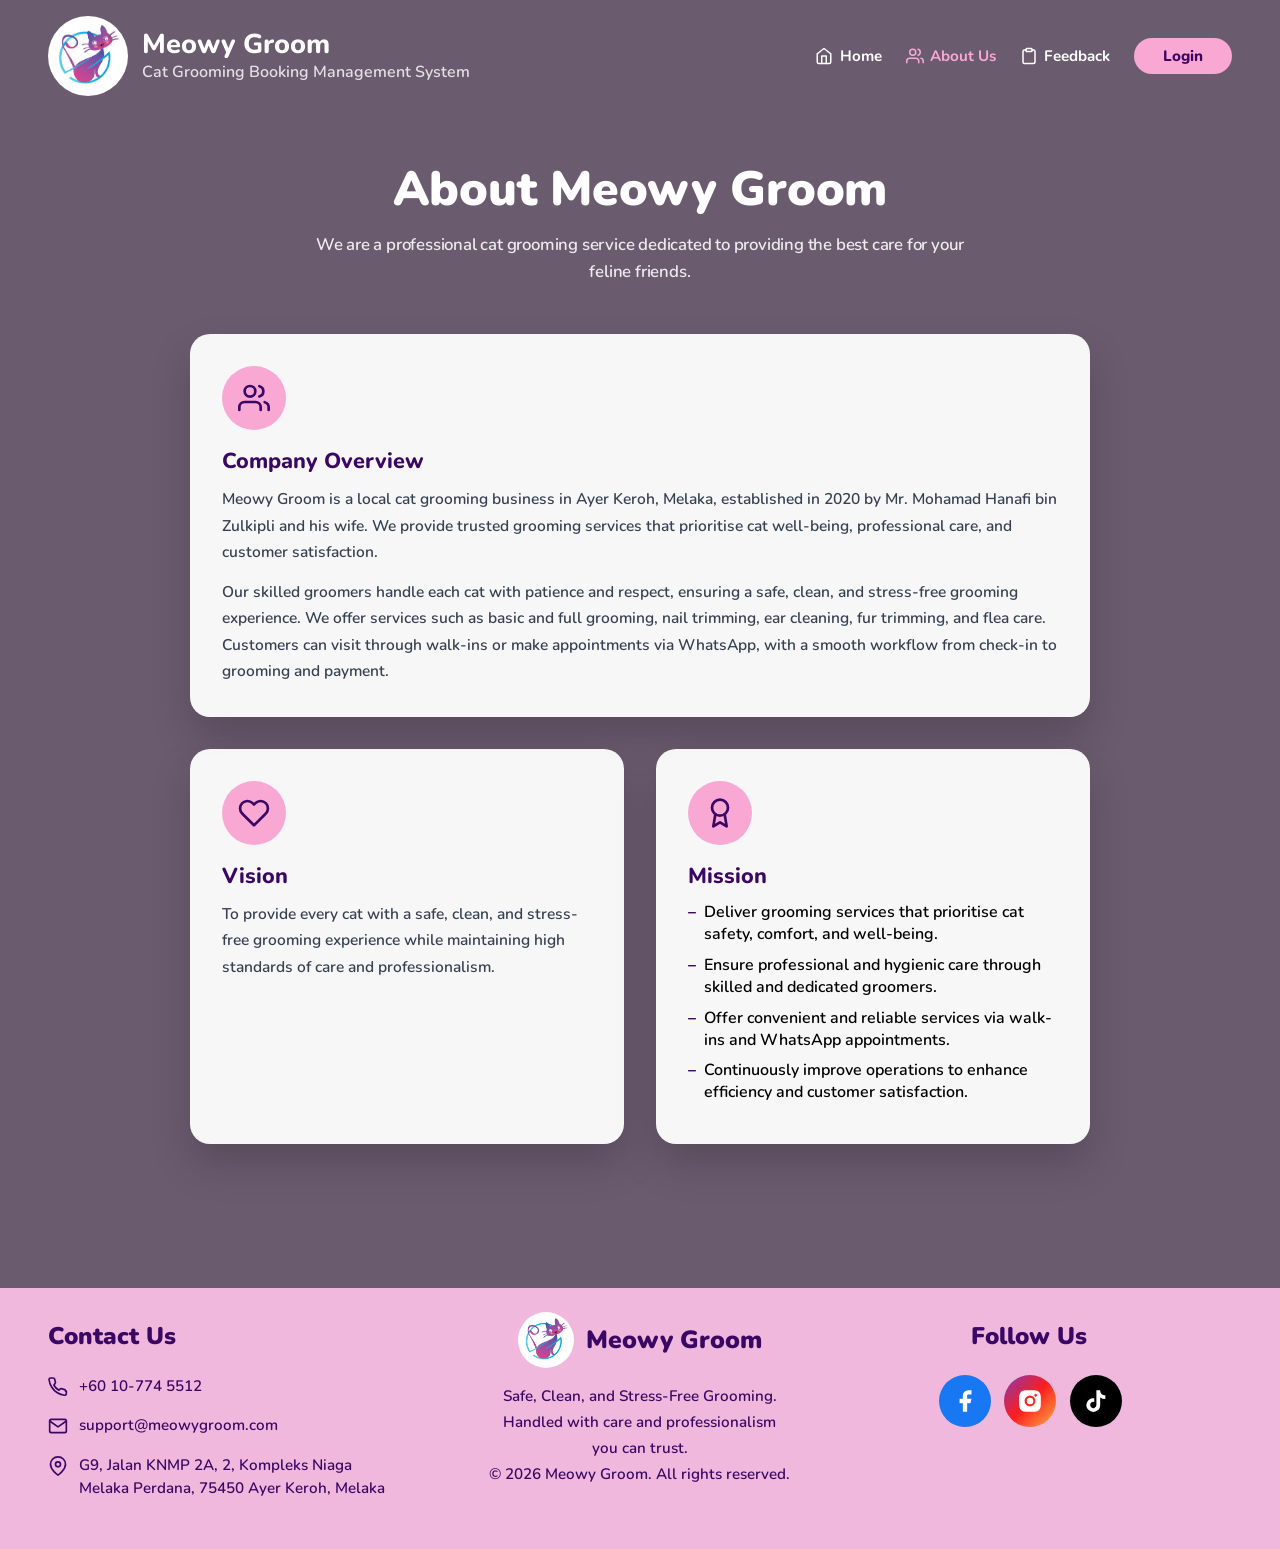
<file: src/main/webapp/aboutUs.html>
<!DOCTYPE html>
<html lang="en">
<head>
  <meta charset="UTF-8" />
  <meta name="viewport" content="width=device-width, initial-scale=1.0" />
  <title>About Us</title>
  <link href="https://fonts.googleapis.com/css2?family=Nunito:wght@300;400;500;600;700;800;900&display=swap" rel="stylesheet" />
  <link rel="stylesheet" href="css/base.css" />
  <link rel="stylesheet" href="css/aboutUs.css" /> 
</head>
<body>

<!-- ════════════════════════
     HEADER
════════════════════════ -->
<header>
  <div class="header-inner">

    <div class="brand">
      <!-- Replace logo.png with your actual logo file -->
      <img src="images/meowy logo.JPG" alt="Meowy Groom logo" />
      <div class="brand-text">
        <h1>Meowy Groom</h1>
        <p>Cat Grooming Booking Management System</p>
      </div>
    </div>

    <nav>
      <a href="index.html" class="nav-btn">
        <svg xmlns="http://www.w3.org/2000/svg" viewBox="0 0 24 24" fill="none"
            stroke="currentColor" stroke-width="2" stroke-linecap="round" stroke-linejoin="round"
            width="18" height="18">
          <path d="m3 9 9-7 9 7v11a2 2 0 0 1-2 2H5a2 2 0 0 1-2-2z"/>
          <polyline points="9 22 9 12 15 12 15 22"/>
        </svg>
        Home
      </a>

      <a href="aboutUs.html" class="nav-btn active">
        <svg xmlns="http://www.w3.org/2000/svg" viewBox="0 0 24 24" fill="none"
            stroke="currentColor" stroke-width="2" stroke-linecap="round" stroke-linejoin="round"
            width="18" height="18">
          <path d="M17 21v-2a4 4 0 0 0-4-4H5a4 4 0 0 0-4 4v2"/>
          <circle cx="9" cy="7" r="4"/>
          <path d="M23 21v-2a4 4 0 0 0-3-3.87"/>
          <path d="M16 3.13a4 4 0 0 1 0 7.75"/>
        </svg>
        About Us
      </a>

      <a href="https://tinyurl.com/yf72ex26" target="_blank" rel="noopener noreferrer" class="nav-btn">
          <svg xmlns="http://www.w3.org/2000/svg" viewBox="0 0 24 24" fill="none"
              stroke="currentColor" stroke-width="2" stroke-linecap="round" stroke-linejoin="round"
              width="18" height="18">
            <path d="M16 4h2a2 2 0 0 1 2 2v14a2 2 0 0 1-2 2H6a2 2 0 0 1-2-2V6a2 2 0 0 1 2-2h2"/>
            <rect x="8" y="2" width="8" height="4" rx="1" ry="1"/>
          </svg>
          Feedback
      </a>

      <a href="loginPage.jsp" class="btn-login">Login</a>
    </nav>

  </div>
</header>


<!-- ════════════════════════
     MAIN
════════════════════════ -->
<main>
  <div class="main-inner">

    <!-- Page heading -->
    <div class="page-title">
      <h2>About Meowy Groom</h2>
      <p>We are a professional cat grooming service dedicated to providing the best care for your feline friends.</p>
    </div>

    <!-- Company Overview -->
    <div class="card card-full">
      <div class="card-icon">
        <!-- Users icon -->
        <svg viewBox="0 0 24 24">
          <path d="M17 21v-2a4 4 0 0 0-4-4H5a4 4 0 0 0-4 4v2"/>
          <circle cx="9" cy="7" r="4"/>
          <path d="M23 21v-2a4 4 0 0 0-3-3.87"/>
          <path d="M16 3.13a4 4 0 0 1 0 7.75"/>
        </svg>
      </div>
      <h3>Company Overview</h3>
      <p>
        Meowy Groom is a local cat grooming business in Ayer Keroh, Melaka, established in 2020 by
        Mr. Mohamad Hanafi bin Zulkipli and his wife. We provide trusted grooming services that prioritise
        cat well-being, professional care, and customer satisfaction.
      </p>
      <p>
        Our skilled groomers handle each cat with patience and respect, ensuring a safe, clean, and
        stress-free grooming experience. We offer services such as basic and full grooming, nail trimming,
        ear cleaning, fur trimming, and flea care. Customers can visit through walk-ins or make appointments
        via WhatsApp, with a smooth workflow from check-in to grooming and payment.
      </p>
    </div>

    <!-- Vision & Mission -->
    <div class="card-grid">

      <!-- Vision -->
      <div class="card">
        <div class="card-icon">
          <!-- Heart icon -->
          <svg viewBox="0 0 24 24">
            <path d="M20.84 4.61a5.5 5.5 0 0 0-7.78 0L12 5.67l-1.06-1.06
                     a5.5 5.5 0 0 0-7.78 7.78l1.06 1.06L12 21.23l7.78-7.78
                     1.06-1.06a5.5 5.5 0 0 0 0-7.78z"/>
          </svg>
        </div>
        <h3>Vision</h3>
        <p>
          To provide every cat with a safe, clean, and stress-free grooming experience while maintaining
          high standards of care and professionalism.
        </p>
      </div>

      <!-- Mission -->
      <div class="card">
        <div class="card-icon">
          <!-- Award icon -->
          <svg viewBox="0 0 24 24">
            <circle cx="12" cy="8" r="6"/>
            <path d="M15.477 12.89 17 22l-5-3-5 3 1.523-9.11"/>
          </svg>
        </div>
        <h3>Mission</h3>
        <div class="mission-item"><span>Deliver grooming services that prioritise cat safety, comfort, and well-being.</span></div>
        <div class="mission-item"><span>Ensure professional and hygienic care through skilled and dedicated groomers.</span></div>
        <div class="mission-item"><span>Offer convenient and reliable services via walk-ins and WhatsApp appointments.</span></div>
        <div class="mission-item"><span>Continuously improve operations to enhance efficiency and customer satisfaction.</span></div>
      </div>

    </div>
  </div>
</main>


<!-- ════════════════════════
     FOOTER
════════════════════════ -->
<footer style="margin-top: 3rem;">
  <div class="footer-inner">

    <!-- Contact Us -->
    <div>
      <h3>Contact Us</h3>
      <ul class="contact-list">
        <li>
          <svg viewBox="0 0 24 24">
            <path d="M22 16.92v3a2 2 0 0 1-2.18 2 19.79 19.79 0 0 1-8.63-3.07
                     A19.5 19.5 0 0 1 4.36 12a19.79 19.79 0 0 1-3.07-8.67
                     A2 2 0 0 1 3.11 1.18h3a2 2 0 0 1 2 1.72
                     c.127.96.361 1.903.7 2.81a2 2 0 0 1-.45 2.11
                     L7.09 9.91a16 16 0 0 0 6 6l1.27-1.27
                     a2 2 0 0 1 2.11-.45c.907.339 1.85.573 2.81.7
                     A2 2 0 0 1 21 16.92z"/>
          </svg>
          +60 10-774 5512
        </li>
       <li>
		  <svg xmlns="http://www.w3.org/2000/svg" width="20" height="20" viewBox="0 0 24 24"
		       fill="none" stroke="currentColor" stroke-width="2"
		       stroke-linecap="round" stroke-linejoin="round">
		    <path d="M4 4h16c1.1 0 2 .9 2 2v12c0 1.1-.9 2-2 2H4c-1.1 0-2-.9-2-2V6c0-1.1.9-2 2-2z"/>
		    <polyline points="22,6 12,13 2,6"/>
		  </svg>
		  <a href="https://mail.google.com/mail/?view=cm&to=support@meowygroom.com" 
			   target="_blank"
			   rel="noopener noreferrer"
			   style="color: inherit; text-decoration: none;">
			  support@meowygroom.com
		</a>
		</li>
        <li>
          <svg viewBox="0 0 24 24">
            <path d="M21 10c0 7-9 13-9 13S3 17 3 10a9 9 0 0 1 18 0z"/>
            <circle cx="12" cy="10" r="3"/>
          </svg>
          <span>G9, Jalan KNMP 2A, 2, Kompleks Niaga<br/>Melaka Perdana, 75450 Ayer Keroh, Melaka</span>
        </li>
      </ul>
    </div>

    <!-- Brand -->
    <div class="footer-brand">
      <div class="footer-brand-row">
        <img src="images/meowy logo.JPG" alt="Meowy Groom" />
        <span>Meowy Groom</span>
      </div>
      <p>
        Safe, Clean, and Stress-Free Grooming.<br/>
        Handled with care and professionalism<br/>
        you can trust.
      </p>
      <p class="footer-copy">© 2026 Meowy Groom. All rights reserved.</p>
    </div>

    <!-- Follow Us -->
    <div class="footer-social">
      <h3>Follow Us</h3>
      <div class="social-row">
        <a href="https://www.facebook.com/meowygroom" target="_blank" rel="noopener noreferrer"
           class="s-fb" aria-label="Facebook">
          <svg viewBox="0 0 24 24">
            <path d="M18 2h-3a5 5 0 00-5 5v3H7v4h3v8h4v-8h3l1-4h-4V7a1 1 0 011-1h3z"/>
          </svg>
        </a>
        <a href="https://www.instagram.com/meowy_groom/" target="_blank" rel="noopener noreferrer"
           class="s-ig" aria-label="Instagram">
          <svg viewBox="0 0 24 24">
            <path d="M12 2c2.717 0 3.056.01 4.122.06 1.065.05 1.79.217 2.428.465
                     .66.254 1.216.598 1.772 1.153a4.908 4.908 0 0 1 1.153 1.772
                     c.247.637.415 1.363.465 2.428.047 1.066.06 1.405.06 4.122
                     0 2.717-.01 3.056-.06 4.122-.05 1.065-.218 1.79-.465 2.428
                     a4.883 4.883 0 0 1-1.153 1.772 4.915 4.915 0 0 1-1.772 1.153
                     c-.637.247-1.363.415-2.428.465-1.066.047-1.405.06-4.122.06
                     -2.717 0-3.056-.01-4.122-.06-1.065-.05-1.79-.218-2.428-.465
                     a4.89 4.89 0 0 1-1.772-1.153 4.904 4.904 0 0 1-1.153-1.772
                     c-.248-.637-.415-1.363-.465-2.428C2.013 15.056 2 14.717 2 12
                     c0-2.717.01-3.056.06-4.122.05-1.066.217-1.79.465-2.428
                     a4.88 4.88 0 0 1 1.153-1.772A4.897 4.897 0 0 1 5.45 2.525
                     c.638-.248 1.362-.415 2.428-.465C8.944 2.013 9.283 2 12 2z
                     m0 5a5 5 0 1 0 0 10 5 5 0 0 0 0-10z
                     m6.5-.25a1.25 1.25 0 0 0-2.5 0 1.25 1.25 0 0 0 2.5 0z
                     M12 9a3 3 0 1 1 0 6 3 3 0 0 1 0-6z"/>
          </svg>
        </a>
        <a href="https://www.tiktok.com/@meowygroom" target="_blank" rel="noopener noreferrer"
           class="s-tt" aria-label="TikTok">
          <svg viewBox="0 0 24 24">
            <path d="M19.59 6.69a4.83 4.83 0 0 1-3.77-4.25V2h-3.45v13.67
                     a2.89 2.89 0 0 1-5.2 1.74 2.89 2.89 0 0 1 2.31-4.64
                     2.93 2.93 0 0 1 .88.13V9.4a6.84 6.84 0 0 0-1-.05
                     A6.33 6.33 0 0 0 5 20.1a6.34 6.34 0 0 0 10.86-4.43v-7
                     a8.16 8.16 0 0 0 4.77 1.52v-3.4a4.85 4.85 0 0 1-1-.1z"/>
          </svg>
        </a>
      </div>
    </div>

  </div>
</footer>

<script>
  function handleLogin() {
    // Wire to your login page or modal
    window.location.href = 'login.jsp';
  }
</script>

</body>
</html>
</file>
<file: src/main/webapp/css/base.css>
@charset "UTF-8";

/* ══════════════════════════════
   BASE.CSS
   Shared by: index.html, aboutUs.html, contact.html
══════════════════════════════ */

/* ── RESET & ROOT ── */
*, *::before, *::after {
  box-sizing: border-box;
  margin: 0;
  padding: 0;
}

:root {
  --purple-bg:    #6B5B6F;
  --pink-footer:  #F0B8DC;
  --pink-accent:  #f9a8d4;
  --purple-dark:  #3b0764;
  --white:        #ffffff;
  --font-main:    'Nunito', sans-serif;
  --font-display: 'Nunito', sans-serif;
}

body {
  font-family: var(--font-main);
  background: var(--purple-bg);
  min-height: 100vh;
  overflow-x: hidden;
  display: flex;
  flex-direction: column;
}

/* ══════════════════════════════
   HEADER (index, aboutUs, contact)
══════════════════════════════ */
header {
  padding: 1rem 3rem;
  position: sticky;
  top: 0;
  z-index: 999;
  background: #6B5B6F;
}

.header-inner {
  max-width: 1400px;
  margin: 0 auto;
  display: flex;
  align-items: center;
  justify-content: space-between;
  flex-wrap: wrap;
  gap: 1rem;
}

.brand {
  display: flex;
  align-items: center;
  gap: 0.85rem;
}

.brand img {
  width: 80px;
  height: 80px;
  object-fit: cover;
  border-radius: 50%;
  overflow: hidden;
}

.brand-text h1 {
  color: var(--white);
  font-family: var(--font-main);
  font-size: 1.7rem;
  font-weight: 800;
  line-height: 1.2;
}

.brand-text p {
  color: rgba(255, 255, 255, 0.82);
  font-size: 1rem;
  font-weight: 600;
}

/* Navigation — .nav-link (index) and .nav-btn (aboutUs/contact) */
nav {
  display: flex;
  align-items: center;
  gap: 1.5rem;
}

.nav-link,
.nav-btn {
  background: none;
  border: none;
  cursor: pointer;
  color: var(--white);
  font-family: var(--font-main);
  font-size: 0.95rem;
  font-weight: 700;
  display: flex;
  align-items: center;
  gap: 0.4rem;
  text-decoration: none;
  transition: color 0.2s;
  white-space: nowrap;
}

.nav-link:hover,
.nav-btn:hover {
  color: var(--pink-accent);
}

.nav-link.active,
.nav-btn.active {
  color: var(--pink-accent);
}

.nav-link svg,
.nav-btn svg {
  width: 18px;
  height: 18px;
  flex-shrink: 0;
}

.btn-login {
  padding: 0.5rem 1.8rem;
  background: var(--pink-accent);
  color: var(--purple-dark);
  border: none;
  border-radius: 9999px;
  font-family: var(--font-main);
  font-size: 0.95rem;
  font-weight: 800;
  cursor: pointer;
  transition: background 0.2s, color 0.2s;
  text-decoration: none;
}

.btn-login:hover {
  background: #e879a0;
  color: var(--white);
}

/* ══════════════════════════════
   MAIN — shared default (aboutUs/contact use this as-is;
   index overrides it with main#home in index.css)
══════════════════════════════ */
main {
  flex: 1;
  padding: 3rem 2rem;
}

.main-inner {
  max-width: 900px;
  margin: 0 auto;
}

/* .page-title — shared heading block used by aboutUs.html
   and contact.html (identical markup/intent on both pages) */
.page-title {
  text-align: center;
  margin-bottom: 3rem;
}

.page-title h2 {
  color: var(--white);
  font-size: clamp(2rem, 5vw, 3rem);
  font-weight: 900;
  margin-bottom: .75rem;
}

.page-title p {
  color: rgba(255,255,255,.88);
  font-size: 1.05rem;
  font-weight: 600;
  max-width: 680px;
  margin: 0 auto;
  line-height: 1.65;
}

/* ══════════════════════════════
   FOOTER (index, aboutUs, contact)
══════════════════════════════ */
footer {
  background: var(--pink-footer);
  padding: 2.5rem 3rem 3rem;
  position: relative;
  z-index: 2;
}

.footer-inner {
  max-width: 1400px;
  margin: 0 auto;
  display: grid;
  grid-template-columns: 1fr 1fr 1fr;
  gap: 2rem;
  align-items: start;
}

.footer-inner h3 {
  font-size: 1.5rem;
  font-weight: 900;
  color: var(--purple-dark);
  margin-bottom: 1.4rem;
  margin-top: -0.5rem;
}

.footer-social h3 {
  padding-left: 2rem;
}

.contact-list {
  list-style: none;
  display: flex;
  flex-direction: column;
  gap: 1rem;
}

.contact-list li {
  display: flex;
  align-items: flex-start;
  gap: 0.7rem;
  color: var(--purple-dark);
  font-weight: 600;
  font-size: 0.95rem;
  line-height: 1.55;
}

.contact-list li svg {
  flex-shrink: 0;
  margin-top: 2px;
  width: 20px;
  height: 20px;
  fill: none;
  stroke: var(--purple-dark);
  stroke-width: 2;
  stroke-linecap: round;
  stroke-linejoin: round;
}

.footer-brand {
  text-align: center;
}

.footer-brand-row {
  display: flex;
  align-items: center;
  justify-content: center;
  gap: 0.75rem;
  margin-bottom: 1rem;
  margin-top: -1rem;
}

.footer-brand-row img {
  width: 56px;
  height: 56px;
  object-fit: cover;
  border-radius: 50%;
  overflow: hidden;
}

.footer-brand-row span {
  font-family: var(--font-main);
  font-size: 1.55rem;
  font-weight: 900;
  color: var(--purple-dark);
}

.footer-brand p {
  color: var(--purple-dark);
  font-size: 0.95rem;
  font-weight: 600;
  line-height: 1.7;
  max-width: 20rem;
  margin: 0 auto;
  white-space: nowrap;
}

.footer-copy {
  color: rgba(59, 7, 100, 0.55);
  font-size: 0.8rem;
  font-weight: 600;
  margin-top: 1.5rem;
  white-space: nowrap;
}

.footer-social {
  position: relative;
  padding-left: 5rem;
}

/* social icons — .social-icons (index) and .social-row (aboutUs/contact) */
.social-icons,
.social-row {
  display: flex;
  gap: 0.85rem;
  margin-top: 0.25rem;
}

.social-icons a,
.social-row a {
  width: 52px;
  height: 52px;
  border-radius: 50%;
  display: flex;
  align-items: center;
  justify-content: center;
  transition: transform 0.2s, opacity 0.2s;
  flex-shrink: 0;
}

.social-icons a:hover,
.social-row a:hover {
  transform: scale(1.1);
  opacity: 0.9;
}

.social-icons a svg,
.social-row a svg {
  width: 26px;
  height: 26px;
  fill: #fff;
}

/* social colours — .social-fb (index) and .s-fb (aboutUs/contact) */
.social-fb, .s-fb { background: #1877f2; }
.social-ig, .s-ig { background: linear-gradient(135deg, #833ab4, #fd1d1d, #fcb045); }
.social-tt, .s-tt { background: #000000; }

.paw-deco {
  position: absolute;
  right: -1rem;
  top: 0;
  bottom: 0;
  display: flex;
  flex-direction: column;
  justify-content: space-around;
  pointer-events: none;
}

.paw-deco span {
  font-size: 3rem;
  opacity: 0.18;
  color: var(--purple-dark);
  display: block;
}

.paw-deco span:nth-child(1) { transform: rotate(10deg); }
.paw-deco span:nth-child(2) { transform: rotate(-15deg) translateX(0.5rem); }
.paw-deco span:nth-child(3) { transform: rotate(-40deg); }

/* ══════════════════════════════
   SHARED RESPONSIVE
   (page-specific responsive rules live in each page's
   own CSS file — e.g. main#home grid collapse is in index.css)
══════════════════════════════ */
@media (max-width: 900px) {
  .footer-inner {
    grid-template-columns: 1fr;
    gap: 2.5rem;
  }

  header { padding: 1rem 1.5rem; }
  nav { gap: 1rem; }
}

@media (max-width: 700px) {
  .footer-inner { grid-template-columns: 1fr; gap: 2rem; }
}

@media (max-width: 640px) {
  .header-inner {
    flex-direction: column;
    align-items: flex-start;
  }
}

/* Extra shared helpers for auth pages */
.footer-mail-link {
  color: inherit;
  text-decoration: none;
}

.btn-login.btn-login-active {
  background: var(--pink-accent);
  color: var(--purple-dark);
}

/* Global font alignment: keep every page consistent with Nunito */
html,
body,
button,
input,
select,
textarea,
table,
.modal,
.system-toast {
  font-family: 'Nunito', sans-serif !important;
}

/* ===== UNIVERSAL TYPOGRAPHY ALIGNMENT (MainCat standard) ===== */
html,
body,
button,
input,
select,
textarea,
table {
  font-family: 'Nunito', sans-serif !important;
}

body {
  font-size: 16px;
  font-weight: 600;
}

.page-title,
.main-title,
.content-title,
.content-header h1,
.page-header h1,
.page-heading h1,
.header h1,
.header-title,
.success-title,
.welcome-card h1,
.login-header h1,
.register-header h1,
.reset-header h1,
.hero h1,
.hero-title {
  font-size: 2rem !important;
  font-weight: 800 !important;
  line-height: 1.2 !important;
  letter-spacing: -0.25px !important;
  color: #111827 !important;
}

.page-subtitle,
.content-subtitle,
.content-header p,
.page-header p,
.page-heading p,
.header p,
.header-subtitle,
.success-sub,
.welcome-card p,
.login-header p,
.register-header p,
.reset-header p,
.hero p,
.hero-subtitle {
  font-size: 1rem !important;
  font-weight: 600 !important;
  line-height: 1.5 !important;
}

.card-title,
.section-title,
.search-card-head h2,
.table-card-head h2,
.panel-head h2,
.panel h2,
.card h2,
.header-card h2,
.modal-header h2,
.modal-header-purple h2 {
  font-size: 1.5rem !important;
  font-weight: 800 !important;
  line-height: 1.25 !important;
  letter-spacing: -0.15px !important;
}

.apt-info h4,
.apt-no,
.appointment-no,
.appointment-id,
.inv-num,
.invoice-number,
.invoice-no,
.invoice-id,
.modal-inv-num,
.id-text {
  font-size: 1.125rem !important;
  font-weight: 700 !important;
  line-height: 1.35 !important;
}

p,
label,
input,
select,
textarea,
button,
td,
.info-value,
.meta,
.normal-text {
  font-size: 1rem;
  font-weight: 600;
}



/* ===== FINAL CONSISTENT TYPOGRAPHY 2026 ===== */
html,
body,
button,
input,
select,
textarea,
table {
  font-family: 'Nunito', sans-serif !important;
}

body {
  font-size: 16px !important;
  font-weight: 600 !important;
}

.page-title,
.content-title,
.content-header > h1,
.content-header h1:first-child,
.page-header > h1,
.page-header h1:first-child,
.page-header h2:first-child,
.page-heading > h1,
.page-heading h1:first-child,
.header-title,
.hero-title,
.hero h1,
.welcome-card h1,
.login-header h1,
.register-header h1,
.reset-header h1,
.header-card > h1,
.header-card > h2,
.success-title {
  font-size: 1.875rem !important;
  font-weight: 800 !important;
  line-height: 1.22 !important;
  letter-spacing: -0.2px !important;
  color: #111827 !important;
}

.page-subtitle,
.content-subtitle,
.content-header > p,
.content-header p:first-of-type,
.page-header > p,
.page-header p:first-of-type,
.page-heading > p,
.page-heading p:first-of-type,
.header-subtitle,
.hero-subtitle,
.hero p,
.welcome-card p,
.login-header p,
.register-header p,
.reset-header p,
.header-card > p,
.success-sub {
  font-size: 1rem !important;
  font-weight: 600 !important;
  line-height: 1.5 !important;
}

.card-title,
.section-title,
.main-title,
.addon-title,
.search-card-head h2,
.table-card-head h2,
.panel-head h2,
.panel h2,
.card > h2,
.form-header h2,
.modal-header h2,
.modal-header-purple h2 {
  font-size: 1.5rem !important;
  font-weight: 800 !important;
  line-height: 1.25 !important;
  letter-spacing: -0.1px !important;
}

.apt-info h4,
.apt-no,
.appointment-no,
.appointment-id,
.inv-num,
.invoice-number,
.invoice-no,
.invoice-id,
.modal-inv-num,
.id-text,
.cat-name,
.service-name {
  font-size: 1.125rem !important;
  font-weight: 700 !important;
  line-height: 1.35 !important;
}

p,
label,
input,
select,
textarea,
button,
td,
.info-value,
.meta,
.normal-text {
  font-size: 1rem;
  font-weight: 600;
}
</file>
<file: src/main/webapp/css/aboutUs.css>
/* ══════════════════════════════
   ABOUTUS.CSS
   Used by: aboutUs.html only
   Load order: base.css, then aboutUs.css
══════════════════════════════ */

.page-title {
  text-align: center;
  margin-bottom: 3rem;
}

.page-title h2 {
  color: var(--white);
  font-size: clamp(2rem, 5vw, 3rem);
  font-weight: 900;
  margin-bottom: .75rem;
}

.page-title p {
  color: rgba(255,255,255,.88);
  font-size: 1.05rem;
  font-weight: 600;
  max-width: 680px;
  margin: 0 auto;
  line-height: 1.65;
}

.card {
  background: rgba(255,255,255,.95);
  border-radius: 1.25rem;
  padding: 2rem;
  box-shadow: 0 20px 40px rgba(0,0,0,.18);
}

.card-icon {
  width: 64px;
  height: 64px;
  background: var(--pink-accent);
  border-radius: 50%;
  display: flex;
  align-items: center;
  justify-content: center;
  margin-bottom: 1rem;
  flex-shrink: 0;
}

.card-icon svg {
  width: 32px;
  height: 32px;
  stroke: var(--purple-dark);
  fill: none;
  stroke-width: 2;
  stroke-linecap: round;
  stroke-linejoin: round;
}

.card h3 {
  color: var(--purple-dark);
  font-size: 1.35rem;
  font-weight: 800;
  margin-bottom: .65rem;
}

.card p {
  color: #374151;
  line-height: 1.7;
  font-size: .97rem;
  font-weight: 600;
}

.card p + p { margin-top: .85rem; }

.card-full { margin-bottom: 2rem; }

.card-grid {
  display: grid;
  grid-template-columns: 1fr 1fr;
  gap: 2rem;
  margin-bottom: 3rem;
}

.mission-item {
  display: flex;
  gap: .5rem;
  margin-bottom: .55rem;
}

.mission-item::before {
  content: "–";
  color: var(--purple-dark);
  font-weight: 800;
  flex-shrink: 0;
}

@media (max-width: 700px) {
  .card-grid { grid-template-columns: 1fr; }
}

/* Global font alignment: keep every page consistent with Nunito */
html,
body,
button,
input,
select,
textarea,
table,
.modal,
.system-toast {
  font-family: 'Nunito', sans-serif !important;
}

/* ===== UNIVERSAL TYPOGRAPHY ALIGNMENT (MainCat standard) ===== */
html,
body,
button,
input,
select,
textarea,
table {
  font-family: 'Nunito', sans-serif !important;
}

body {
  font-size: 16px;
  font-weight: 600;
}

.page-title,
.main-title,
.content-title,
.content-header h1,
.page-header h1,
.page-heading h1,
.header h1,
.header-title,
.success-title,
.welcome-card h1,
.login-header h1,
.register-header h1,
.reset-header h1,
.hero h1,
.hero-title {
  font-size: 2rem !important;
  font-weight: 800 !important;
  line-height: 1.2 !important;
  letter-spacing: -0.25px !important;
  color: #111827 !important;
}

.page-subtitle,
.content-subtitle,
.content-header p,
.page-header p,
.page-heading p,
.header p,
.header-subtitle,
.success-sub,
.welcome-card p,
.login-header p,
.register-header p,
.reset-header p,
.hero p,
.hero-subtitle {
  font-size: 1rem !important;
  font-weight: 600 !important;
  line-height: 1.5 !important;
}

.card-title,
.section-title,
.search-card-head h2,
.table-card-head h2,
.panel-head h2,
.panel h2,
.card h2,
.header-card h2,
.modal-header h2,
.modal-header-purple h2 {
  font-size: 1.5rem !important;
  font-weight: 800 !important;
  line-height: 1.25 !important;
  letter-spacing: -0.15px !important;
}

.apt-info h4,
.apt-no,
.appointment-no,
.appointment-id,
.inv-num,
.invoice-number,
.invoice-no,
.invoice-id,
.modal-inv-num,
.id-text {
  font-size: 1.125rem !important;
  font-weight: 700 !important;
  line-height: 1.35 !important;
}

p,
label,
input,
select,
textarea,
button,
td,
.info-value,
.meta,
.normal-text {
  font-size: 1rem;
  font-weight: 600;
}



/* ===== FINAL CONSISTENT TYPOGRAPHY 2026 ===== */
html,
body,
button,
input,
select,
textarea,
table {
  font-family: 'Nunito', sans-serif !important;
}

body {
  font-size: 16px !important;
  font-weight: 600 !important;
}

.page-title,
.content-title,
.content-header > h1,
.content-header h1:first-child,
.page-header > h1,
.page-header h1:first-child,
.page-header h2:first-child,
.page-heading > h1,
.page-heading h1:first-child,
.header-title,
.hero-title,
.hero h1,
.welcome-card h1,
.login-header h1,
.register-header h1,
.reset-header h1,
.header-card > h1,
.header-card > h2,
.success-title {
  font-size: 1.875rem !important;
  font-weight: 800 !important;
  line-height: 1.22 !important;
  letter-spacing: -0.2px !important;
  color: #111827 !important;
}

.page-subtitle,
.content-subtitle,
.content-header > p,
.content-header p:first-of-type,
.page-header > p,
.page-header p:first-of-type,
.page-heading > p,
.page-heading p:first-of-type,
.header-subtitle,
.hero-subtitle,
.hero p,
.welcome-card p,
.login-header p,
.register-header p,
.reset-header p,
.header-card > p,
.success-sub {
  font-size: 1rem !important;
  font-weight: 600 !important;
  line-height: 1.5 !important;
}

.card-title,
.section-title,
.main-title,
.addon-title,
.search-card-head h2,
.table-card-head h2,
.panel-head h2,
.panel h2,
.card > h2,
.form-header h2,
.modal-header h2,
.modal-header-purple h2 {
  font-size: 1.5rem !important;
  font-weight: 800 !important;
  line-height: 1.25 !important;
  letter-spacing: -0.1px !important;
}

.apt-info h4,
.apt-no,
.appointment-no,
.appointment-id,
.inv-num,
.invoice-number,
.invoice-no,
.invoice-id,
.modal-inv-num,
.id-text,
.cat-name,
.service-name {
  font-size: 1.125rem !important;
  font-weight: 700 !important;
  line-height: 1.35 !important;
}

p,
label,
input,
select,
textarea,
button,
td,
.info-value,
.meta,
.normal-text {
  font-size: 1rem;
  font-weight: 600;
}
</file>
